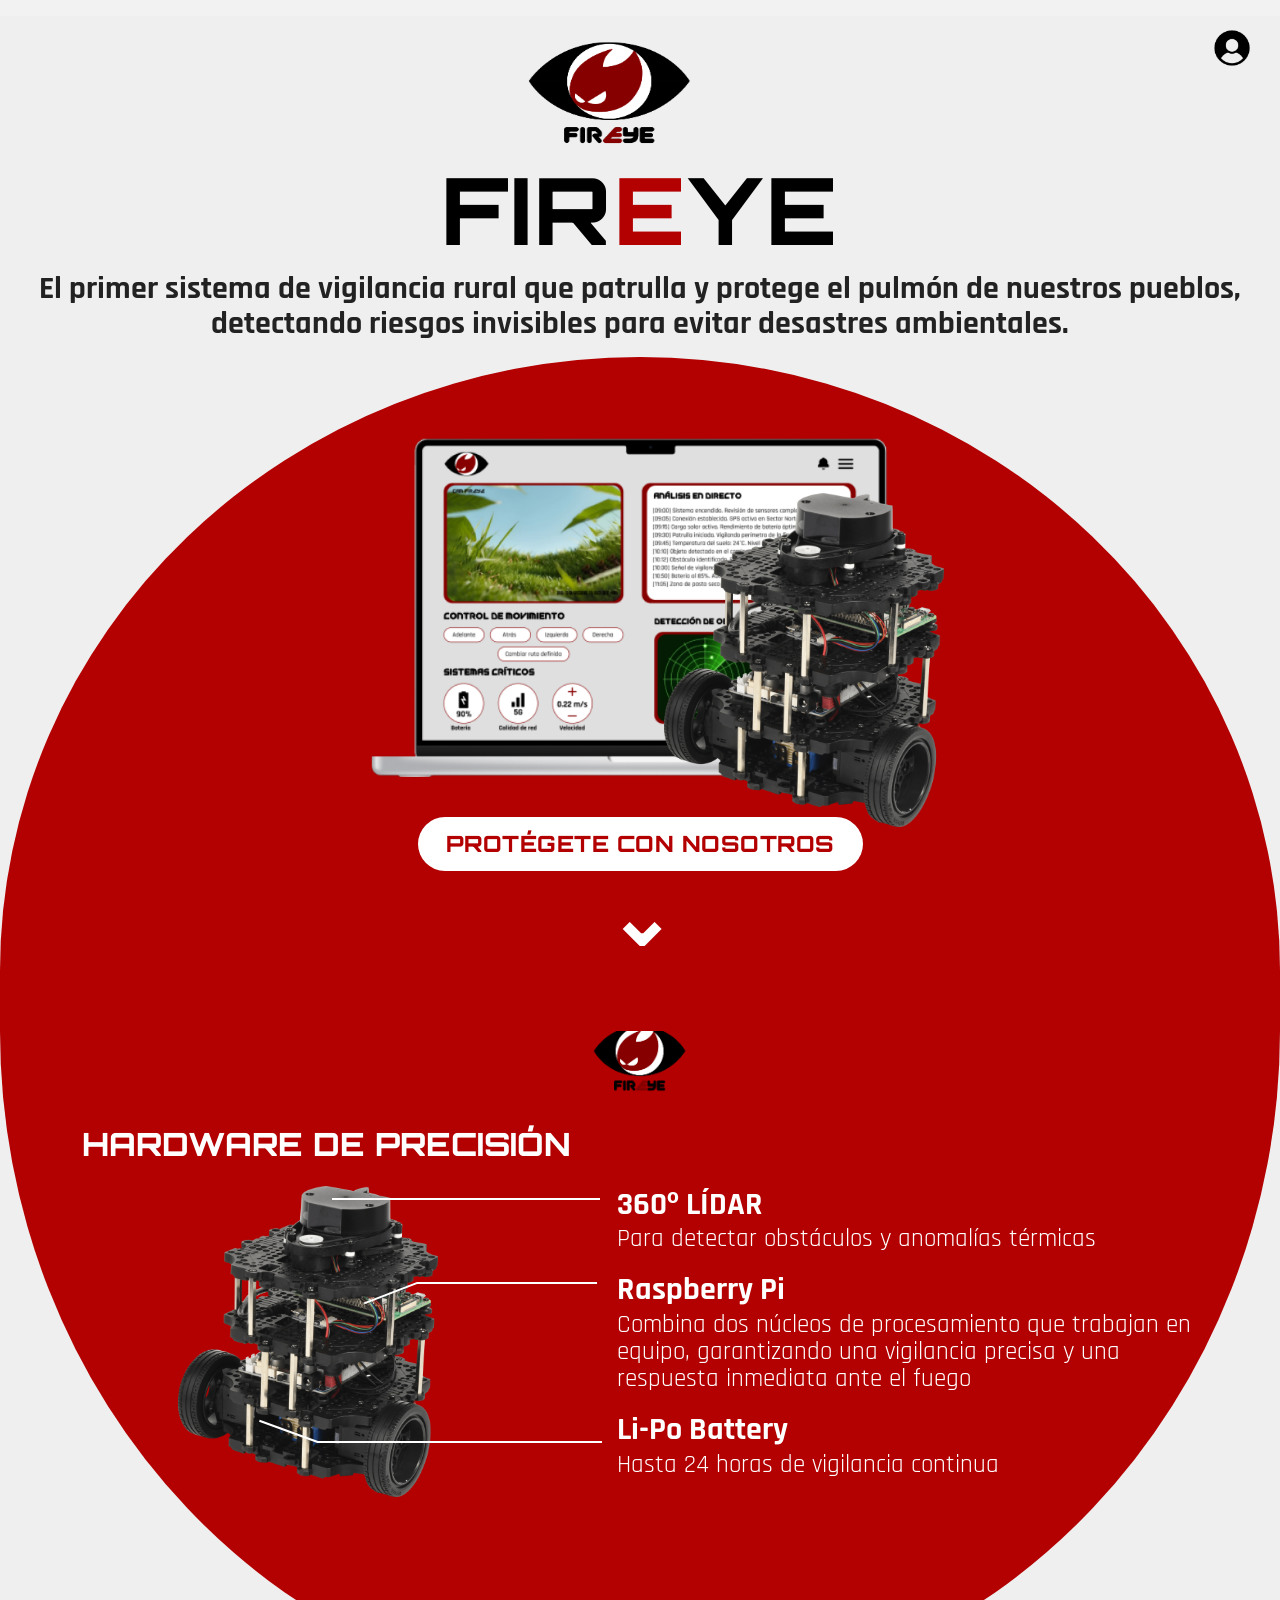
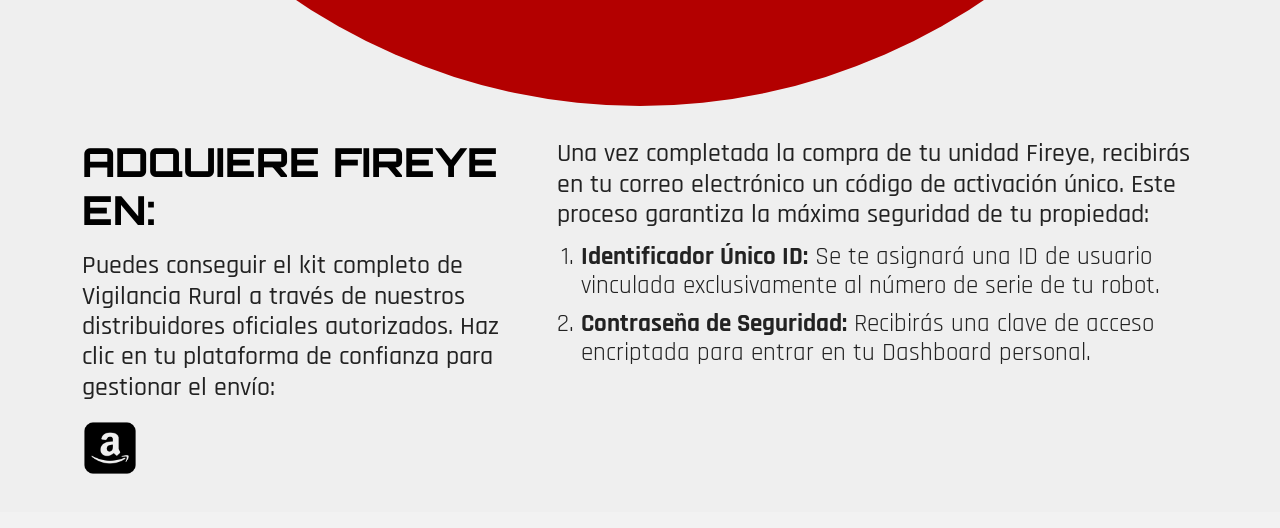
<file: src/index.html>
<!DOCTYPE html>
<html lang="es">
<head>
  <meta charset="UTF-8">
  <meta name="viewport" content="width=device-width, initial-scale=1.0">
  <title>Fireye</title>

  <!-- Bootstrap -->
  <link
    href="https://cdn.jsdelivr.net/npm/bootstrap@5.3.3/dist/css/bootstrap.min.css"
    rel="stylesheet"
  >

  <!-- Google Font -->
  <link rel="preconnect" href="https://fonts.googleapis.com">
  <link rel="preconnect" href="https://fonts.gstatic.com" crossorigin>
  <link
    href="https://fonts.googleapis.com/css2?family=Orbitron:wght@500;700;800&family=Rajdhani:wght@400;500;600;700&display=swap"
    rel="stylesheet"
  >

  <!-- CSS propio -->
  <link rel="stylesheet" href="css/indexcss.css">
</head>
<body>

  <div class="page-wrapper container-fluid py-3">
    <div class="main-panel mx-auto">

      <!-- Cabecera -->
      <header class="top-bar d-flex justify-content-between align-items-start">
        <div class="eye-logo-wrap">
          <img src="img/logoFireyeNegro.png" alt="Logo Fireye" class="eye-logo">
        </div>

        <div class="user-icon-wrap">
            <a href="html/login.html">
          <img src="img/user.png" alt="Usuario" class="user-icon">
            </a>
        </div>
      </header>

      <!-- Marca -->
      <section class="brand-section text-center">
        <h1 class="brand-title">
          FIR<span class="brand-e">E</span>YE
        </h1>

        <p class="brand-subtitle mx-auto">
          El primer sistema de vigilancia rural que patrulla y protege el pulmón de nuestros pueblos,
          detectando riesgos invisibles para evitar desastres ambientales.
        </p>
      </section>

      <!-- Fondo rojo unificado -->
      <section class="red-shape-section">

        <!-- Parte superior -->
        <div class="hero-zone">
          <div class="container">
            <div class="row justify-content-center hero-row">
                 <div class="col-lg-8 text-center position-relative">

            
              <img src="img/dashboard-mockup.png"
                alt="Dashboard Fireye"
                class="hero-dashboard img-fluid">

              
                <img src="img/robot.png"
                  alt="Robot Fireye"
                  class="hero-robot">

                </div>
            </div>

            <div class="text-center hero-cta">
              <a href="#" class="btn protect-btn">PROTÉGETE CON NOSOTROS</a>
              <a href="#hardware" class="arrow-down">⌄</a>
            </div>
          </div>
        </div>

        <!-- Parte inferior -->
        <div class="hardware-zone">
          <div class="container">
              
            <div class="hardware-header text-center">
              <img src="img/logoFireyeNegro.png" alt="Logo Fireye" class="hardware-eye">
            </div>
             <h1 id="hardware" class="hardware-title hardware-title-absolute">
                     HARDWARE DE PRECISIÓN
              </h1>

            <div class="row align-items-center hardware-content">
              <div class="col-lg-5 text-center">
                <img src="img/robot.png" alt="Robot Fireye" class="hardware-robot img-fluid">
              </div>

              <div class="col-lg-7">
                <div class="hardware-item lidar">
                  <h3>360º LÍDAR</h3>
                  <p>Para detectar obstáculos y anomalías térmicas</p>
                </div>
               <div class="hardware-item raspberry">
                  <h3>Raspberry Pi</h3>
                  <p>
                    Combina dos núcleos de procesamiento que trabajan en equipo,
                    garantizando una vigilancia precisa y una respuesta inmediata ante el fuego
                  </p>
                </div>
                <div class="hardware-item battery">
                  <h3>Li-Po Battery</h3>
                  <p>Hasta 24 horas de vigilancia continua</p>
                </div>
              </div>
            </div>
          </div>
        </div>

      </section>

      <!-- Parte inferior blanca -->
      <section class="info-section">
        <div class="container">
          <div class="row gy-4">
            <div class="col-lg-5">
              <h2 class="info-title">ADQUIERE FIREYE EN:</h2>
              <p class="info-text">
                Puedes conseguir el kit completo de Vigilancia Rural a través de nuestros
                distribuidores oficiales autorizados. Haz clic en tu plataforma de confianza
                para gestionar el envío:
              </p>

              <div class="store-box">
                <img src="img/amazon-icon.png" alt="Amazon" class="store-icon">
              </div>
            </div>

            <div class="col-lg-7">
              <p class="info-text">
                Una vez completada la compra de tu unidad Fireye, recibirás en tu correo electrónico
                un código de activación único. Este proceso garantiza la máxima seguridad de tu propiedad:
              </p>

              <ol class="info-list">
                <li>
                  <strong>Identificador Único ID:</strong>
                  Se te asignará una ID de usuario vinculada exclusivamente al número de serie de tu robot.
                </li>
                <li>
                  <strong>Contraseña de Seguridad:</strong>
                  Recibirás una clave de acceso encriptada para entrar en tu Dashboard personal.
                </li>
              </ol>
            </div>
          </div>
        </div>
      </section>

    </div>
  </div>

</body>
</html>
</file>
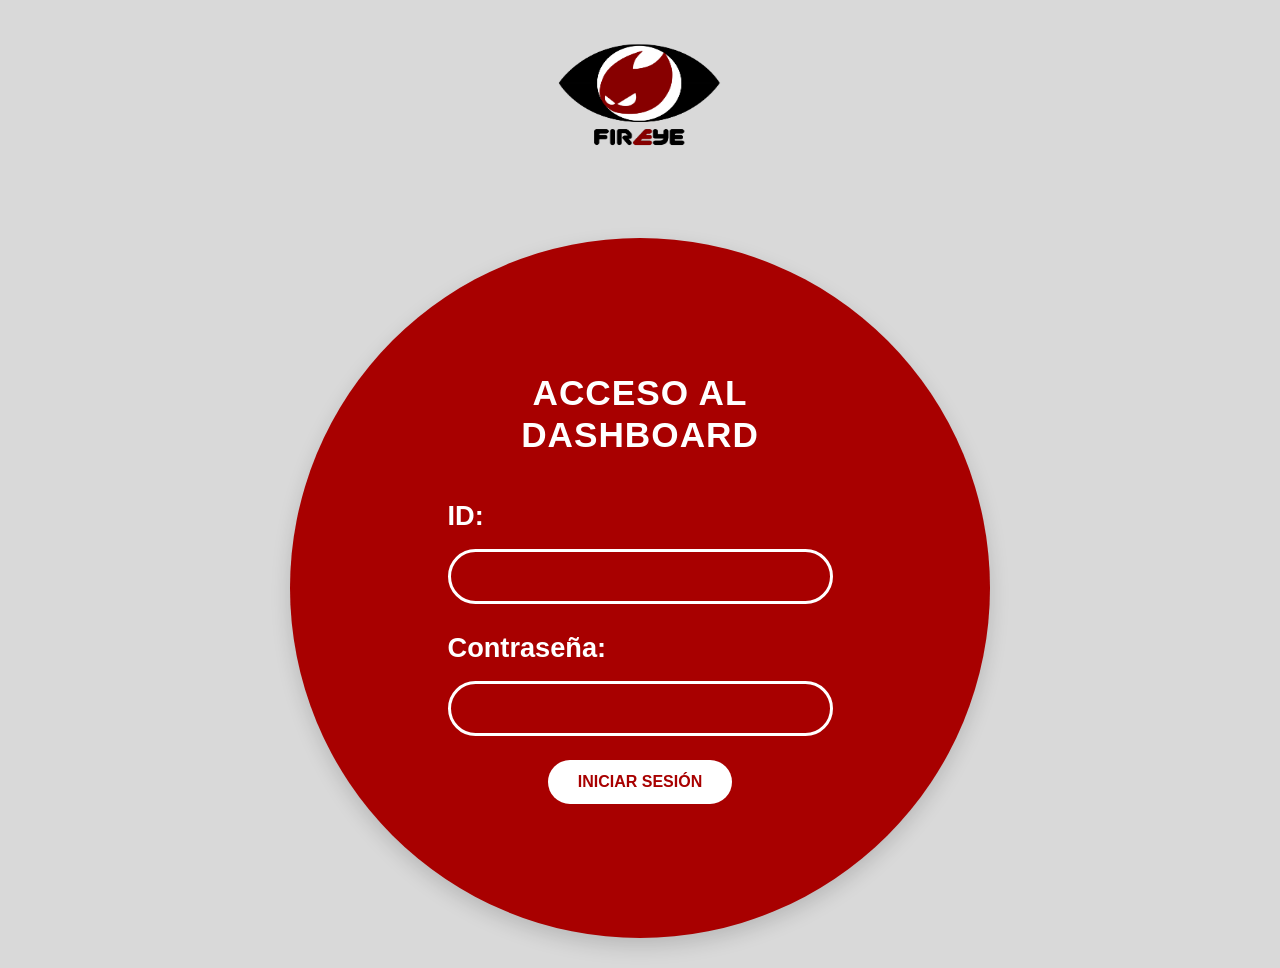
<file: src/html/login.html>
<!DOCTYPE html>
<html lang="es">
<head>
  <meta charset="UTF-8">
  <meta name="viewport" content="width=device-width, initial-scale=1.0">
  <title>Acceso al Dashboard</title>

  <!-- Bootstrap -->
  <link href="https://cdn.jsdelivr.net/npm/bootstrap@5.3.3/dist/css/bootstrap.min.css" rel="stylesheet">

  <!-- CSS propio -->
 <link rel="stylesheet" href="../css/logincss.css">
</head>
<body>

  <div class="main-wrapper">
    
    <!-- Logo superior -->
    <div class="top-logo">
      <a href="../index.html">
      <img src="../img/logoFireyeNegro.png" alt="Logo ojo">
      </a>
    </div>

    <!-- Círculo rojo central -->
    <div class="login-circle">
      <div class="login-content">
        <h1 class="login-title">ACCESO AL DASHBOARD</h1>

        <form id="loginForm">
          <div class="mb-4">
            <label for="userId" class="form-label custom-label">ID:</label>
            <input type="text" class="form-control custom-input" id="userId" name="userId">
          </div>

          <div class="mb-4">
            <label for="password" class="form-label custom-label">Contraseña:</label>
            <input type="password" class="form-control custom-input" id="password" name="password">
          </div>

          <div class="text-center mt-4">
            <button type="submit" class="btn custom-btn">INICIAR SESIÓN</button>
          </div>
        </form>
      </div>
    </div>

  </div>
<script src="../js/fakelogin.js"></script>
</body>
</html>
</file>
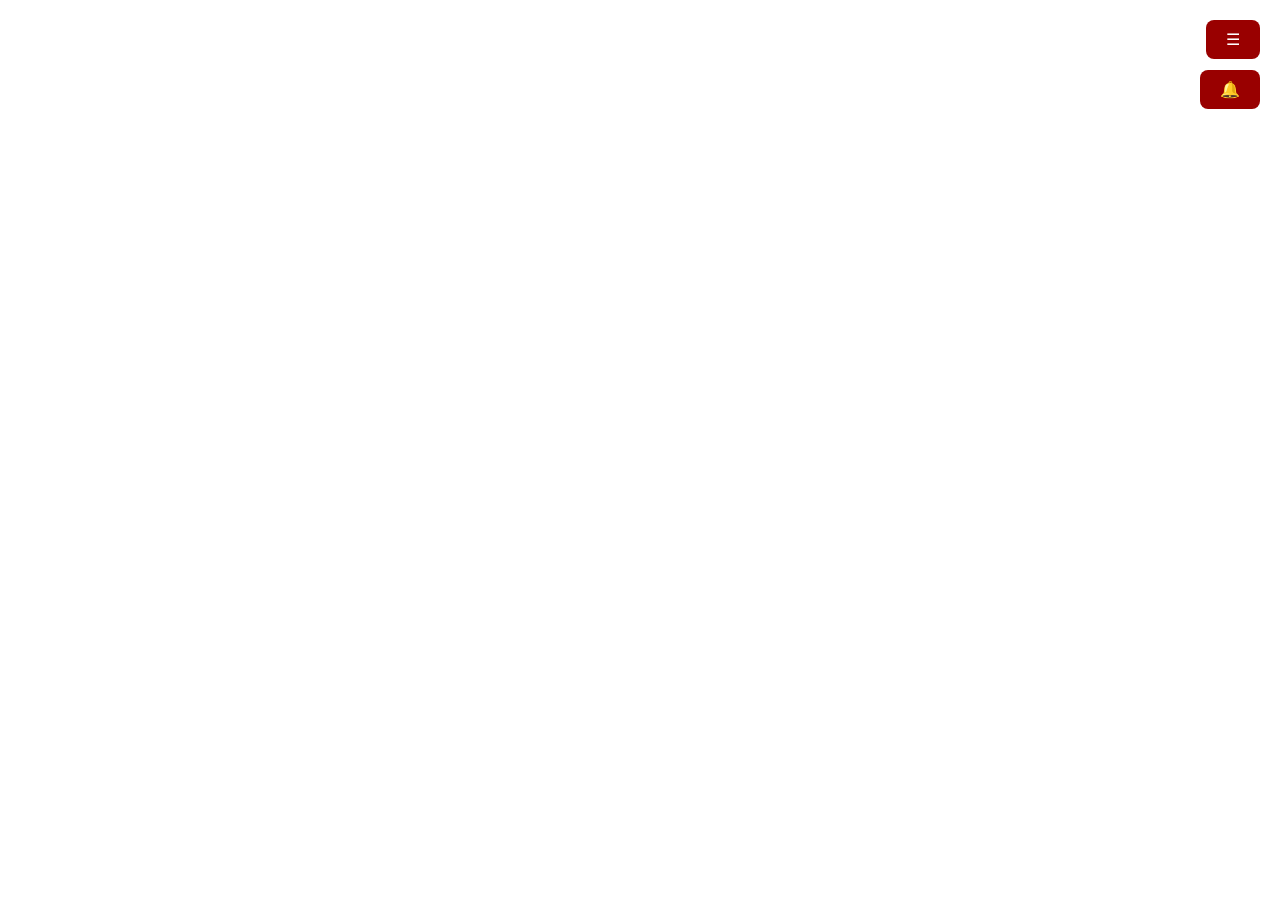
<file: src/menu/Menu.html>
<!DOCTYPE html>
<html lang="es">
<head>
    <meta charset="UTF-8">
    <meta name="viewport" content="width=device-width, initial-scale=1.0">
    <title>Menú Principal - Componente Reutilizable</title>
    <link rel="stylesheet" href="./styles/menu.css">
</head>
<body>
    <!-- Botón para abrir/cerrar el menú lateral -->
    <button id="toggleMenuBtn" class="toggle-menu-btn">
        ☰ 
    </button>

    <button id="notificationBtn" class="notification-btn">
        🔔 
    </button>

    <!-- Contenedor principal del menú lateral (posicionado a la derecha) -->
    <aside class="menu-container" id="mainMenu" aria-label="Menú principal de la aplicación">
        <header class="menu-header">
            <button class="close-btn" id="closeMenuBtn" aria-label="Cerrar menú">×</button>
            <h3 class="menu-title">menú</h3>
        </header>
        <nav class="menu-navigation" aria-label="Navegación del menú">
            <ul class="menu-options">
                <li class="menu-option has-submenu">
                    <div class="menu-option-header" role="button" tabindex="0">
                        <span>Perfil</span>
                        <span class="submenu-toggle" aria-expanded="false">+</span>
                    </div>
                    <ul class="submenu">
                        <li class="submenu-item"><a href="#perfil/editar">Editar Perfil</a></li>
                        <li class="submenu-item"><a href="#perfil/contraseña">Cambiar Contraseña</a></li>
                        <li class="submenu-item"><a href="#perfil/datos">Mis Datos</a></li>
                    </ul>
                </li>
                <li class="menu-option has-submenu">
                    <div class="menu-option-header" role="button" tabindex="0">
                        <span>Configuración</span>
                        <span class="submenu-toggle" aria-expanded="false">+</span>
                    </div>
                    <ul class="submenu">
                        <li class="submenu-item"><a href="#config/notificaciones">Notificaciones</a></li>
                        <li class="submenu-item"><a href="#config/idioma">Idioma</a></li>
                        <li class="submenu-item"><a href="#config/privacidad">Privacidad</a></li>
                    </ul>
                </li>
                <li class="menu-option has-submenu">
                    <div class="menu-option-header" role="button" tabindex="0">
                        <span>Soporte Técnico</span>
                        <span class="submenu-toggle" aria-expanded="false">+</span>
                    </div>
                    <ul class="submenu">
                        <li class="submenu-item"><a href="#soporte/faq">FAQ</a></li>
                        <li class="submenu-item"><a href="#soporte/contacto">Contactar Soporte</a></li>
                        <li class="submenu-item"><a href="#soporte/tickets">Mis Tickets</a></li>
                    </ul>
                </li>
            </ul>
        </nav>
        <button class="logout-btn" aria-label="Cerrar sesión de la cuenta">
            cerrar sesión
        </button>
    </aside>


    <aside class="menu-container notification-menu" id="notificationMenu">
        <header class="menu-header notification-header">
            <button class="close-btn close-notification-btn" id="closeNotificationBtn">×</button>
            <h3 class="menu-title notification-title">NOTIFICACIONES</h3>
        </header>
        <ul class="menu-options notification-list">
            <li class="notification-item">
                <span class="notification-label">EMERGENCIA:</span>
                <p class="notification-text">Foco de incendio confirmado<br>Protocolo de Aviso y Emergencias activado automáticamente. 01:20</p>
            </li>
            <li class="notification-item">
                <span class="notification-label">ERROR DE SISTEMA:</span>
                <p class="notification-text">Conexión perdida con el Módulo GPS. Por favor, compruebe la ubicación del robot. 20:54</p>
            </li>
        </ul>
        <div class="notification-footer">
            <button class="logout-btn clear-notifications-btn" id="clearNotificationsBtn">LIMPIAR</button>
        </div>
    </aside>

    <script src="./scripts/menu.js"></script>
</body>
</html>
</file>
<file: src/css/indexcss.css>
* {
  box-sizing: border-box;
}

body {
  margin: 0;
  background-color: #f2f2f2;
  font-family: 'Rajdhani', sans-serif;
  color: #111;
}

.page-wrapper {
  padding-left: 0;
  padding-right: 0;
}

.main-panel {
  width: 100%;
  max-width: nonepx;
  background-color: #efefef;
  margin: 0 auto;
  padding: 12px 0 0 0;
  overflow: hidden;
}

/* Texto pequeño superior */
.small-title {
  font-size: 2rem;
  font-weight: 500;
  color: #7a7a7a;
  padding-left: 28px;
  margin-bottom: 8px;
}

/* Cabecera */
.top-bar {
  padding: 0 28px;
  margin-bottom: 8px;
}

.eye-logo-wrap {
  width: 11rem;
  height: 8rem;
  flex: 1;
  display: flex;
  justify-content: center;
}

.eye-logo {
  width: 11rem;
  height: 8rem;
}

.user-icon-wrap {
  width: 60px;
  display: flex;
  justify-content: flex-end;
}

.user-icon {
  width: 40px;
  height: 40px;
  object-fit: contain;
}

/* Marca */
.brand-section {
  padding: 0 20px;
  margin-bottom: 10px;
}

.brand-title {
  font-family: 'Orbitron', sans-serif;
  font-size: 5.8rem;
  line-height: 1;
  font-weight: 800;
  margin: 0;
  letter-spacing: 3px;
  color: #000;
}

.brand-e {
  color: #b30000;
}

.brand-subtitle {
  margin-top: 14px;
  font-size: 2rem;
  font-weight: 700;
  line-height: 1.1;
  color: #222;
}

/* Zona roja unificada */
.red-shape-section {
  position: relative;
  margin-top: 10px;
}

/* Parte superior roja */
.hero-zone {
  position: relative;
  background-color: #b30000;
  margin: 0 auto;
  width: 100%;
  min-height: 75vh;
  border-top-left-radius: 55% 100%;
  border-top-right-radius: 55% 100%;
  border-bottom-left-radius: 0;
  border-bottom-right-radius: 0;
  padding-top: 70px;
  padding-bottom: 40px;
}

/* Parte inferior roja */
.hardware-zone {
  position: relative;
  background-color: #b30000;
  width: 100%;
  min-height: 75vh;
  margin-top: -1px;
  border-top-left-radius: 0;
  border-top-right-radius: 0;
  border-bottom-left-radius: 50% 100%;
  border-bottom-right-radius: 50% 100%;
  padding-top: 70px;
  padding-bottom: 40px;
  overflow: hidden;
}


.hardware-zone .container,
.hero-zone .container {
  position: relative;
  z-index: 2;
}

/* Hero */
.hero-row .col-lg-8 {
  position: relative;
}

.hero-dashboard {
  position: relative;
  z-index: 1;
  max-width: 600px;
  width: 100%;
}

.hero-robot {
  position: absolute;
  right: 10%;
  bottom: -40px;
  width: 280px;
  z-index: 5;
}

.hero-cta {
  margin-top: 10px;
}

.protect-btn {
  background-color: #ffffff;
  color: #b30000;
  border: none;
  border-radius: 30px;
  padding: 10px 28px;
  font-family: 'Orbitron', sans-serif;
  font-weight: 800;
  font-size: 1.4rem;
  letter-spacing: 0.5px;
  margin-top: 20px;
}

.protect-btn:hover {
  background-color: #f7f7f7;
  color: #8f0000;
}

.arrow-down {
  color: #ffffff;
  font-size: 5rem;
  line-height: 1;
  margin-top: -12px;
  font-weight: 700;
}

/* Hardware */
.hardware-header {
  margin-bottom: 20px;
}

.hardware-eye {
  width: 100px;
  height: auto;
  margin-top: -110px;
}

.hardware-content {
  color: white;
  position: relative;

}

.hardware-robot {
  max-width: 260px;
  width: 100%;
}

.hardware-title {
  font-family: 'Orbitron', sans-serif;
  font-size: 2rem;
  font-weight: 800;
  margin-bottom: 22px;
  color: #fff;
  margin-top: -20px;
}

.hardware-item {
  margin-bottom: 18px;
}

.hardware-item h3 {
  font-size: 2rem;
  font-weight: 700;
  margin-bottom: 2px;
  color: #fff;
}

.hardware-item p {
  font-size: 1.55rem;
  line-height: 1.1;
  margin: 0;
  color: #fff;
}

/* Parte inferior blanca */
.info-section {
  padding: 42px 34px 36px 34px;
  background-color: #efefef;
  margin-top: -10px;
}

.info-title {
  font-family: 'Orbitron', sans-serif;
  font-size: 2.5rem;
  font-weight: 800;
  color: #000;
  margin-bottom: 16px;
}

.info-text {
  font-size: 1.65rem;
  font-weight: 500;
  line-height: 1.15;
  color: #222;
  margin-bottom: 14px;
}

.info-list {
  padding-left: 24px;
  margin-top: 10px;
}

.info-list li {
  font-size: 1.55rem;
  line-height: 1.15;
  margin-bottom: 10px;
  color: #222;
}

.store-box {
  margin-top: 18px;
}

.store-icon {
  width: 56px;
  height: 56px;
  object-fit: contain;

}

.hardware-item {
  position: relative;
  margin-left: 60px;
}
.hardware-item.lidar::before {/* 第一条横线*/
  content: "";
  position: absolute;
  left: -285px;
  top: 12px;
  width: 268px;
  height: 2px;
  background: white;
}
.hardware-item.raspberry::before {/* 第二条横线*/
  content: "";
  position: absolute;
  left: -200px;
  top: 11px;
  width: 180px;
  height: 2px;
  background: white;
}
.hardware-item.battery::before {/* 第三条横线*/
  content: "";
  position: absolute;
  left: -300px;
  top: 30px;
  width: 285px;
  height: 2px;
  background: white;
}
.hardware-item.raspberry::after {/* 第二条斜线段*/
  content: "";
  position: absolute;
  left: -200px;
  top: 11px;
  width: 2px;
  height: 57px;
  background: white;

  transform: rotate(69deg);   
  transform-origin: top left; 
}
.hardware-item.battery::after {/* 第三条斜线段*/
  content: "";
  position: absolute;
  left: -299px;
  top: 30px;
  width: 2px;
  height: 62px;
  background: white;

  transform: rotate(110deg);   
  transform-origin: top left; 
}

/* Responsive */
@media (max-width: 1200px) {
  .brand-title {
    font-size: 4.8rem;
  }

  .brand-subtitle {
    font-size: 1.6rem;
    max-width: 860px;
  }

  .hardware-title {
    font-size: 2.2rem;
  }

  .hardware-item h3 {
    font-size: 1.7rem;
  }

  .hardware-item p,
  .info-text,
  .info-list li {
    font-size: 1.35rem;
  }
}

@media (max-width: 992px) {
  .small-title {
    font-size: 1.4rem;
    padding-left: 18px;
  }

  .brand-title {
    font-size: 3.8rem;
  }

  .brand-subtitle {
    font-size: 1.2rem;
  }

  .top-bar {
    padding: 0 18px;
  }

  .hero-zone {
    min-height: auto;
    padding-top: 40px;
  }

  .hardware-zone {
    min-height: auto;
    padding-bottom: 50px;
  }

  .hero-dashboard {
    max-width: 420px;
  }

  .hero-robot {
    max-width: 220px;
    margin-top: 20px;
  }

  .hardware-robot {
    max-width: 210px;
    margin-bottom: 24px;
     position: relative;
  z-index: 5;
  }

  .hardware-title {
    text-align: center;
  }

  .hardware-item {
    text-align: center;
  }

  .info-section {
    padding: 28px 20px 28px 20px;
  }
}

@media (max-width: 576px) {
  .main-panel {
    width: 100%;
  }

  .small-title {
    font-size: 1rem;
  }

  .eye-logo {
    width: 120px;
  }

  .user-icon {
    width: 30px;
    height: 30px;
  }

  .brand-title {
    font-size: 2.4rem;
  }

  .brand-subtitle {
    font-size: 1rem;
    line-height: 1.2;
  }

  .protect-btn {
    font-size: 0.95rem;
    padding: 10px 18px;
  }

  .arrow-down {
    font-size: 3rem;
  }

  .hardware-title {
    font-size: 1.5rem;
  }

  .hardware-item h3 {
    font-size: 1.2rem;
  }

  .hardware-item p,
  .info-text,
  .info-list li {
    font-size: 1rem;
  }

  .info-title {
    font-size: 1.4rem;
  }
}
html {
  scroll-behavior: smooth;
}
.arrow-down {
  display: inline-block;
  color: #ffffff;
  font-size: 5rem;
  line-height: 1;
  margin-top: -12px;
  font-weight: 700;
  text-decoration: none;
  cursor: pointer;
  transition: transform 0.2s ease, opacity 0.2s ease;
}

.arrow-down:hover {
  transform: translateY(6px);
  opacity: 0.7;
}
.hero-cta {
  margin-top: 10px;

  display: flex;
  flex-direction: column;
  align-items: center;
}
.arrow-down {
  margin-top: 12px; /* 控制按钮和箭头间距 */
}
</file>
<file: src/css/logincss.css>
/* Fondo general */
body {
  margin: 0;
  padding: 0;
  background-color: #d9d9d9;
  font-family: Arial, sans-serif;
  min-height: 100vh;
}

/* Contenedor principal */
.main-wrapper {
  min-height: 100vh;
  display: flex;
  flex-direction: column;
  align-items: center;
  justify-content: flex-start;
  padding-top: 30px;
  padding-bottom: 30px;
}

/* Logo superior */
.top-logo {
  margin-bottom: 30px;
}

.top-logo img {
  width: 11rem;
  height: 8rem;
  display: block;
}

/* Círculo rojo */
.login-circle {
  width: 700px;
  height: 700px;
  background-color: #a80000;
  border-radius: 50%;
  display: flex;
  align-items: center;
  justify-content: center;
  margin-top: 50px;
  box-shadow: 0 8px 20px rgba(0, 0, 0, 0.15);
}

/* Contenido interno */
.login-content {
  width: 55%;
  color: white;
}

/* Título */
.login-title {
  font-size: 2.2rem;
  font-weight: 800;
  text-align: center;
  margin-bottom: 40px;
  letter-spacing: 1px;
}

/* Labels */
.custom-label {
  font-size: 1.7rem;
  font-weight: 700;
  color: white;
  margin-bottom: 12px;
}

/* Inputs */
.custom-input {
  height: 55px;
  border-radius: 30px;
  border: 3px solid white;
  background-color: transparent;
  color: white;
  font-size: 1.2rem;
  padding-left: 20px;
}

.custom-input:focus {
  background-color: transparent;
  color: white;
  border-color: white;
  box-shadow: none;
}

/* Placeholder */
.custom-input::placeholder {
  color: rgba(255, 255, 255, 0.8);
}

/* Botón */
.custom-btn {
  background-color: white;
  color: #a80000;
  border: none;
  border-radius: 25px;
  padding: 10px 30px;
  font-size: 1rem;
  font-weight: 700;
}

.custom-btn:hover {
  background-color: #f2f2f2;
  color: #8a0000;
}

/* Responsive */
@media (max-width: 768px) {
  .login-circle {
    width: 90vw;
    height: 90vw;
    min-width: 320px;
    min-height: 320px;
  }

  .login-content {
    width: 70%;
  }

  .login-title {
    font-size: 1.4rem;
    margin-bottom: 20px;
  }

  .custom-label {
    font-size: 1.1rem;
  }

  .custom-input {
    height: 45px;
    font-size: 1rem;
  }

  .top-logo img {
    width: 70px;
  }
}
</file>
<file: src/menu/styles/menu.css>
/* Reset general de estilos */
* {
    margin: 0;
    padding: 0;
    box-sizing: border-box;
    font-family: Arial, sans-serif;
}

/* Botón para abrir/cerrar el menú principal */
.toggle-menu-btn {
    position: fixed;
    top: 20px;
    right: 20px;   
    z-index: 9998;
    padding: 10px 20px;
    background-color: #900;
    color: white;
    border: none;
    border-radius: 8px;
    font-size: 16px;
    cursor: pointer;
    transition: background-color 0.2s ease; /* Transición suave al pasar el cursor */
}
.toggle-menu-btn:hover {
    background-color: #b00; /* Color de fondo al pasar el cursor */
}

/* 通知按钮（与主菜单按钮同样式） */
.notification-btn {
    position: fixed;
    top: 70px; /* Debajo del botón del menú principal */
    right: 20px;   
    z-index: 9998;
    padding: 10px 20px;
    background-color: #900;
    color: white;
    border: none;
    border-radius: 8px;
    font-size: 16px;
    cursor: pointer;
    transition: background-color 0.2s ease; /* Transición suave al pasar el cursor */
}
.notification-btn:hover {
    background-color: #b00; /* Color de fondo al pasar el cursor */
}

/* 通用菜单容器样式（侧边菜单+通知弹窗共用） */
.menu-container {
    position: fixed;
    top: 0;
    right: 0;        
    left: auto;      
    width: 280px; /* Ancho uniforme para menú y notificaciones */
    height: 100vh; /* Altura completa de la ventana */
    background-color: #c4c4c4; /* Color de fondo principal (gris) */
    border: 2px solid #900; /* Borde rojo característico */
    padding: 0;
    display: flex;
    flex-direction: column;
    z-index: 9999;
    transform: translateX(100%); /* Oculto por defecto (fuera de pantalla) */
    opacity: 0;
    transition: transform 0.4s ease, opacity 0.4s ease; /* Animación de aparición/desaparición */
}

/* 菜单/通知弹窗 abierto */
.menu-container.open {
    transform: translateX(0); /* Mostrar elemento (posición original) */
    opacity: 1;
}

/* Encabezado general del menú (compartido) */
.menu-header {
    display: flex;
    align-items: center;
    padding: 15px 20px;
    border-bottom: 2px solid #900; /* Borde inferior rojo */
    margin-bottom: 10px;
}
/* Encabezado de notificaciones (fondo rojo según diseño) */
.notification-header {
    background-color: #900; /* Fondo rojo para título de notificaciones */
    color: white; /* Texto blanco en encabezado rojo */
    border-bottom: 2px solid white; /* Línea separadora blanca */
}

/* Botón de cierre general (compartido) */
.close-btn {
    width: 40px;
    height: 40px;
    border-radius: 50%; /* Forma circular */
    background-color: #900;
    color: white;
    border: none;
    font-size: 22px;
    font-weight: bold;
    cursor: pointer;
    display: flex;
    align-items: center;
    justify-content: center;
    margin-right: 15px;
}
/* Adaptación del botón de cierre en encabezado rojo */
.notification-header .close-btn {
    background-color: white; /* Fondo blanco en botón */
    color: #900; /* Texto rojo en botón */
}

/* Título general del menú (compartido) */
.menu-title {
    font-weight: bold;
    color: #000;
    text-transform: uppercase; /* Texto en mayúsculas */
}
/* Adaptación del título de notificaciones (texto blanco) */
.notification-title {
    color: white;
}

/* Contenedor de lista general (compartido) */
.menu-options {
    list-style: none; /* Sin viñetas */
    flex-grow: 1; /* Ocupar espacio disponible */
    padding: 0 20px;
    overflow-y: auto; /* Scroll vertical si hay mucho contenido */
}

/* Opciones del menú principal */
.menu-option {
    border-bottom: 2px solid #900; /* Separador rojo entre opciones */
    margin-bottom: 8px;
}
.menu-option-header {
    padding: 18px 0;
    display: flex;
    justify-content: space-between; /* Distribuir texto e icono */
    align-items: center;
    cursor: pointer; /* Cursor de clic */
}
.menu-option-header span:first-child {
    font-size: 20px;
}

/* Icono de toggle del submenú (+ / ✖) */
.submenu-toggle {
    font-size: 20px;
    font-weight: bold;
    color: #900; /* Color rojo */
    transition: transform 0.2s ease; /* Rotación suave */
    display: flex;
    align-items: center;
    justify-content: center;
}
.menu-option.open .submenu-toggle {
    transform: rotate(45deg); /* Rotar + a ✖ cuando está abierto */
}

/* Contenedor del submenú */
.submenu {
    list-style: none;
    padding: 0 !important;
    margin: 0 15px !important;
    background: #c4c4c4 !important; /* Fondo igual al menú principal */
    max-height: 0; /* Oculto por defecto */
    opacity: 0;
    overflow: hidden;
    transition: max-height 0.3s ease, opacity 0.3s ease; /* Animación de apertura */
    border-bottom: 2px solid #900; /* Borde inferior rojo */
}
.menu-option.open .submenu {
    max-height: 300px; /* Altura máxima del submenú */
    opacity: 1; /* Mostrar submenú */
}
.submenu-item {
    padding: 12px 20px !important; /* Espaciado interno */
    border-bottom: 1px solid #eee !important; /* Separador claro entre ítems */
}
.submenu-item:last-child {
    border-bottom: none !important; /* Sin separador en último ítem */
}
.submenu-item a {
    text-decoration: none; /* Sin subrayado en enlaces */
    color: #000 !important;
    font-size: 18px !important;
}

/* Ítems de notificación (adaptados al contenedor) */
.notification-item {
    padding: 18px 0; /* Mismo espaciado que opciones del menú */
    border-bottom: 2px solid #900; /* Separador rojo entre notificaciones */
    margin-bottom: 8px;
}
.notification-item:last-child {
    margin-bottom: 0; /* Sin margen en última notificación */
}
.notification-label {
    display: block;
    font-size: 16px;
    font-weight: bold;
    color: #900; /* Etiqueta en rojo */
    margin-bottom: 5px;
    text-transform: uppercase; /* Mayúsculas en etiqueta */
}
.notification-text {
    font-size: 14px;
    color: #000;
    line-height: 1.4; /* Altura de línea legible */
}

/* Botón general de pie de página (cerrar sesión / limpiar) */
.logout-btn {
    margin: auto auto 30px; /* Centrado vertical y horizontal */
    padding: 12px 40px;
    background-color: #900;
    color: white;
    border: none;
    border-radius: 30px; /* Botón redondeado */
    font-size: 18px;
    font-weight: bold;
    text-transform: uppercase; /* Texto en mayúsculas */
    cursor: pointer;
}
/* Adaptación del botón LIMPIAR (fondo blanco + borde rojo) */
.clear-notifications-btn {
    background-color: white;
    color: #900;
    border: 2px solid #900;
}
.clear-notifications-btn:hover {
    background-color: #f0f0f0; /* Color de fondo al pasar el cursor */
}

/* Contenedor del pie de notificaciones (alineación del botón) */
.notification-footer {
    flex-grow: 0; /* No expandir */
    display: flex;
    width: 100%;
}
</file>
